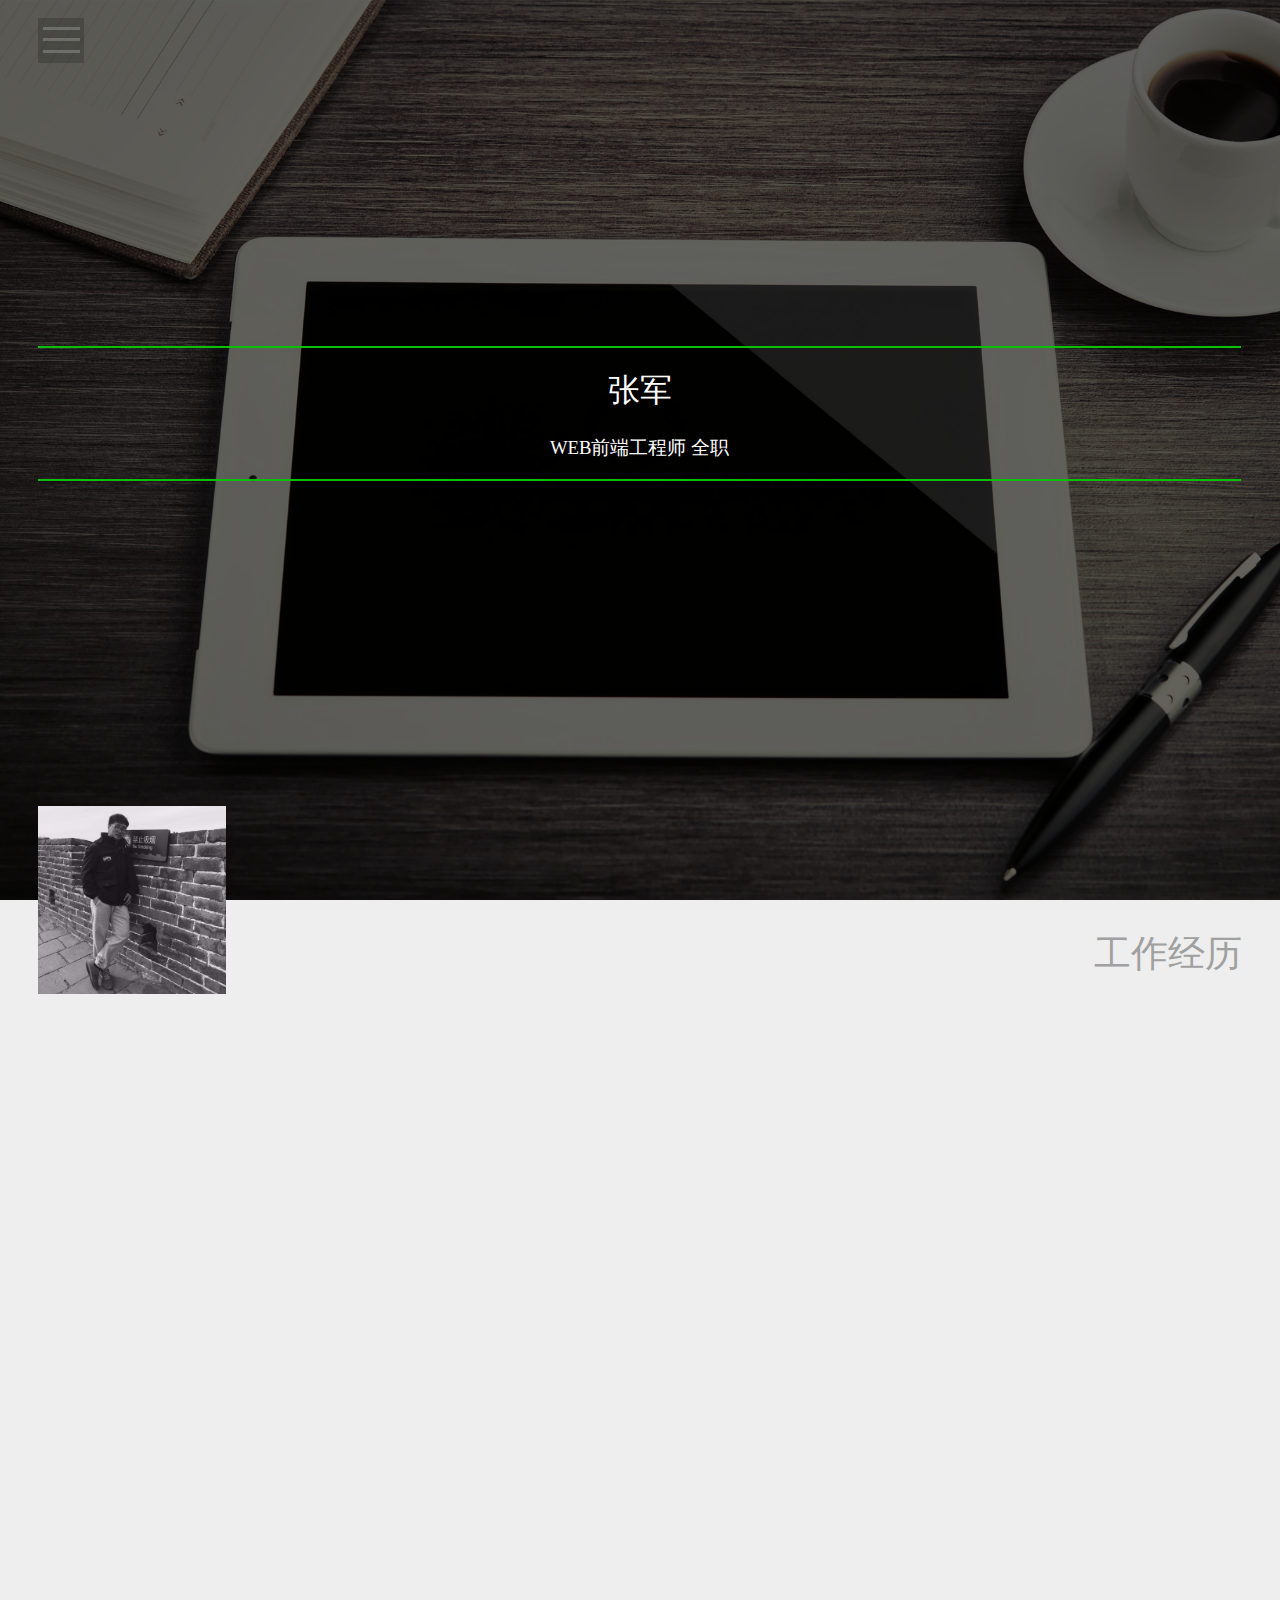
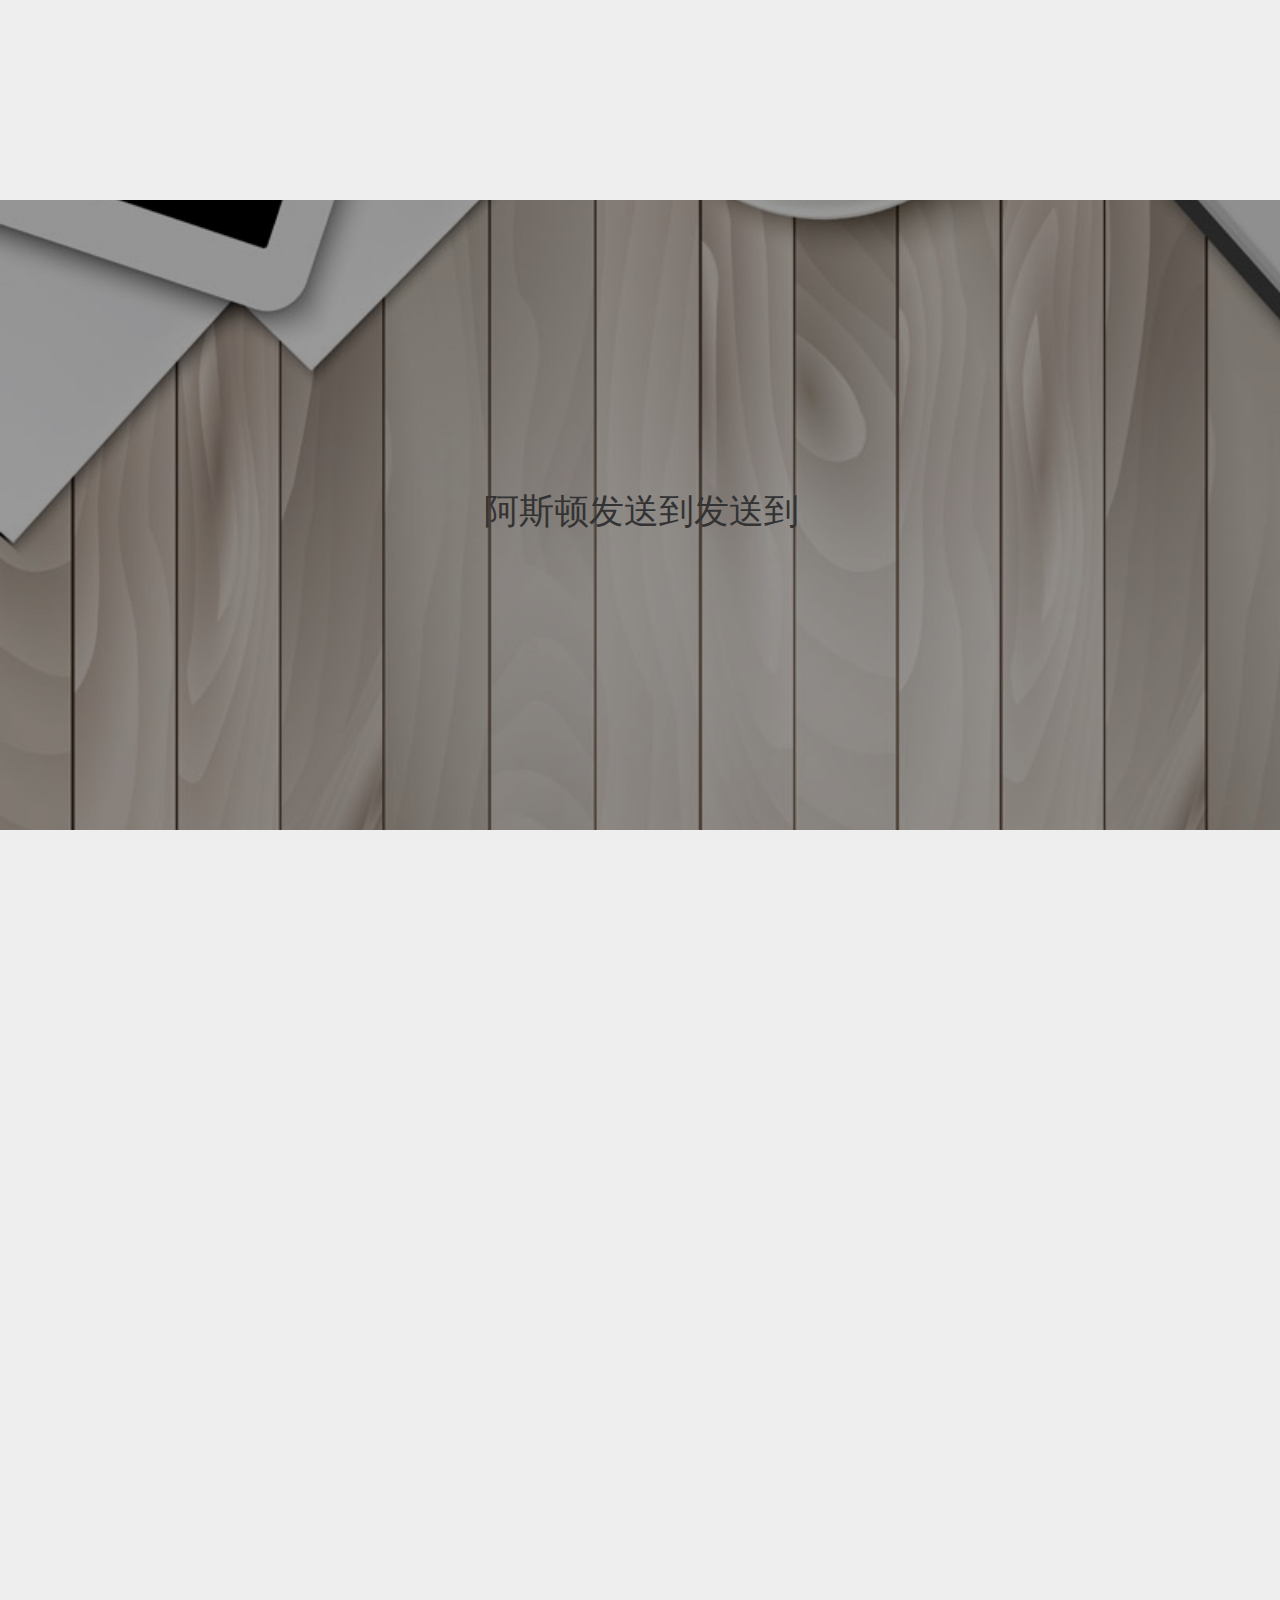
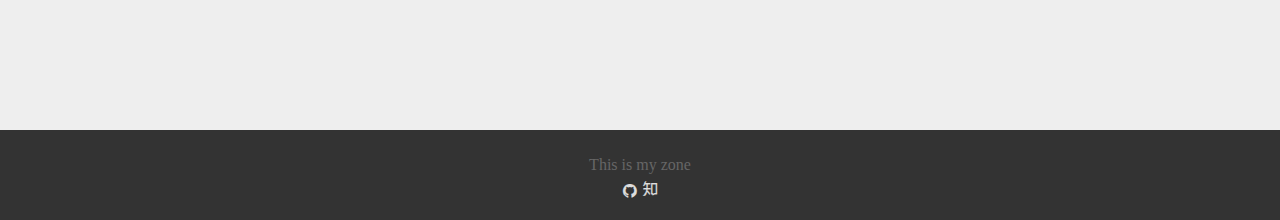
<file: zj-Component/zj_zone/index.html>
<!DOCTYPE html>
<html>
	<head>
		<meta charset="utf-8" />
		<!--<meta name="misapplication-tap-highlight" content="no"/>
		<meta name="HandheldFriendly" content="true"/>
		<meta name="MobileOptimized" content="320"/>-->
		<title>This is my ZONE!</title>
		<link rel="shortcut icon" href="./img/icon/web_code_128px_1179075_easyicon.net.ico" />
		<link rel="stylesheet" type="text/css" href="css/animate.min.css"/>
		<link rel="stylesheet" type="text/css" href="css/index.css"/>
		<link rel="stylesheet" type="text/css" href="iconfonts/iconfont.css"/>
		<script src="js/jquery-2.1.4.min.js"></script>
		<script src="js/index.js"></script>
	</head>
	<body>
		<header class="nab-box">
			<div class="sf-meun-btn"></div>
			<nav class="flexbox">
				<div class="nav-btn nav-hide">首选项<div></div></div>
				<div class="nav-btn nav-hide">产品列表<div></div></div>
				<div class="nav-btn nav-hide">图文欣赏<div></div></div>
				<div class="nav-btn nav-hide" onclick="location='theme.html'">THEME<div></div></div>
			</nav>
		</header>

		<div class="page page-one">
			<div class="content-one">
				<div class="content-one-text">
					<h1 style="font-weight: 400;">张军</h1>
					<h3 style="font-weight: 400;">WEB前端工程师   全职</h3>
				</div>
			</div>
		</div>
		<div class="page page-one-next">
			<div class="my-photo"></div>
			<div class="section-title"> 工作经历</div>
			
		</div>
		<section class="page page-second">
			<div class="page-second-inner"></div>
			<div class="page-second-content">
				阿斯顿发送到发送到
			</div>
		</section>
		<div class="page"></div>
		
		
		
		
		<footer>
			<p>This is my zone</p>
			<p>
				<a href="https://github.com/xueyibokong/xueyibokong" class="iconfont">&#xe600;</a>
				<a href="https://www.zhihu.com/" class="iconfont">&#xe60e;</a>
			</p>
		</footer>
	</body>
</html>
</file>
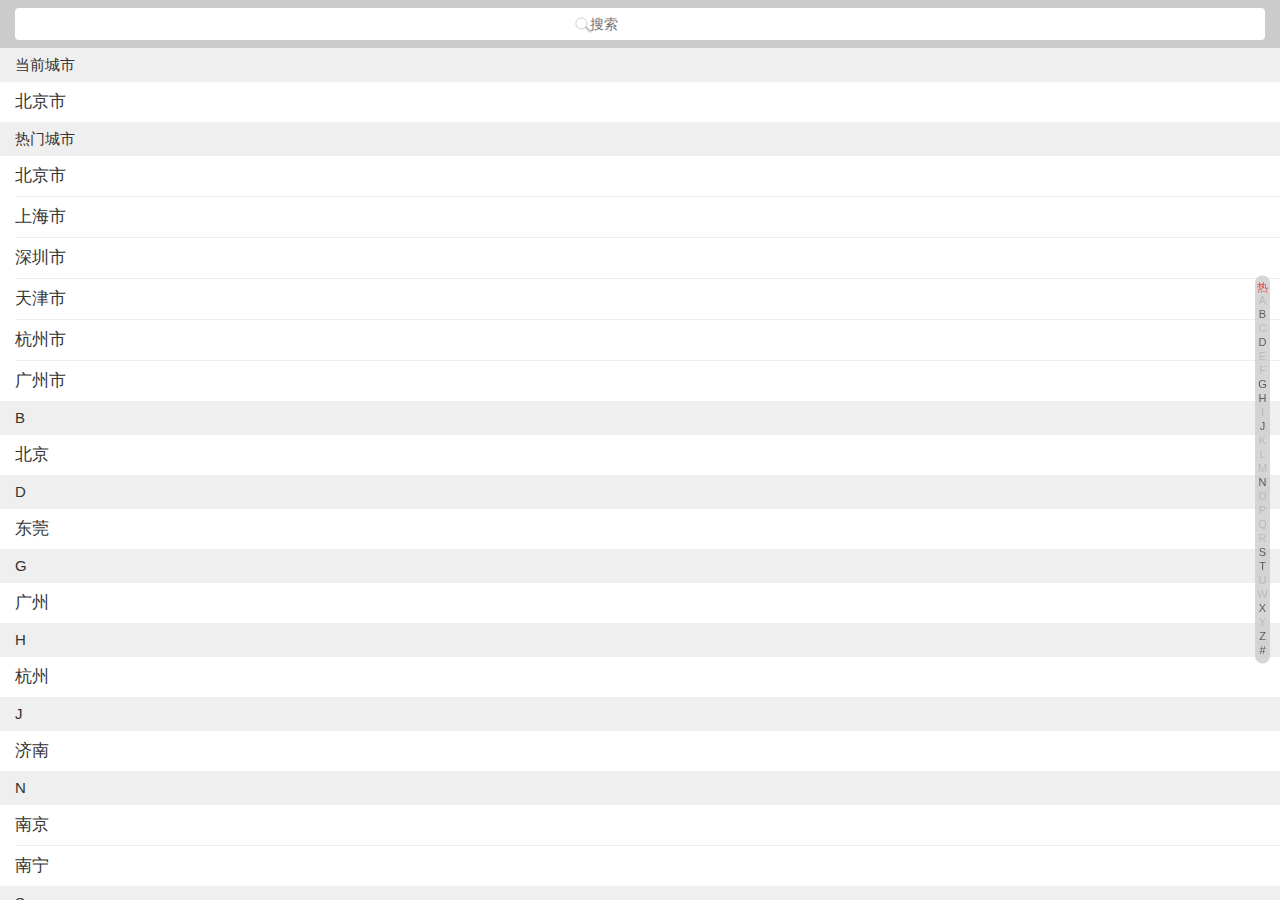
<file: XYBK/example/cityList.html>
<!doctype html>
<html lang="en">
<head>
	<meta charset="UTF-8" />
	<meta name="viewport" content="width=device-width,initial-scale=1.0,maximum-scale=1.0,user-scalable=no"/>
		<meta name="misapplication-tap-highlight" content="no"/>
		<meta name="HandheldFriendly" content="true"/>
		<meta name="MobileOptimized" content="320"/>
	<script src="../js/jquery-2.1.4.min.js"></script>
	<script src="../simdata/cityLisy.js"></script>21
	<script src="../js/opsList.js"></script>
	<link rel="stylesheet" href="../css/opsList.css" />
	<title>城市列表</title>
</head>
<body>
	<section class="zj-ops-list-box">
		<!-- 搜索框 -->
		<div class="zj-ops-search-box">
			<div class="zj-ops-search">
				<div class="zj-search-icon"></div>
				<input class="zj-ops-input" type="text" placeholder="搜索"/>
			</div>
			<button class="zj-search-cancel">取消</button>
		</div>
		<!-- 城市列表容器 -->
		<div class="zj-ops-list">
			<ul class="zj-ops-piece">
				<li>当前城市</li>
				<li data-href="./fixed.html">北京市</li>
			</ul>
			<ul class="zj-ops-piece">
				<li id="re">热门城市</li>
				<li data-href="">北京市</li>
				<li data-href="">上海市</li>
				<li data-href="">深圳市</li>
				<li data-href="">天津市</li>
				<li data-href="">杭州市</li>
				<li data-href="">广州市</li>
			</ul>
		</div>
		<!-- 搜索结果容器 -->
		<div class="zj-search-resulit"></div>
		<!-- 热键 -->
		<div class="zj-target-box">
			<a href="#re" style="color:#EA100B;">热</a>
			<a href="#a">A</a>
			<a href="#b">B</a>
			<a href="#c">C</a>
			<a href="#d">D</a>
			<a href="#e">E</a>
			<a href="#f">F</a>
			<a href="#g">G</a>
			<a href="#h">H</a>
			<a href="#i">I</a>
			<a href="#j">J</a>
			<a href="#k">K</a>
			<a href="#l">L</a>
			<a href="#m">M</a>
			<a href="#n">N</a>
			<a href="#o">O</a>
			<a href="#p">P</a>
			<a href="#q">Q</a>
			<a href="#r">R</a>
			<a href="#s">S</a>
			<a href="#t">T</a>
			<a href="#u">U</a>
			<a href="#w">W</a>
			<a href="#x">X</a>
			<a href="#y">Y</a>
			<a href="#z">Z</a>
			<a href="#z">#</a>
		</div>
		<div class="zj-tost-box">  </div>
	</section>
</body>
</html>
</file>
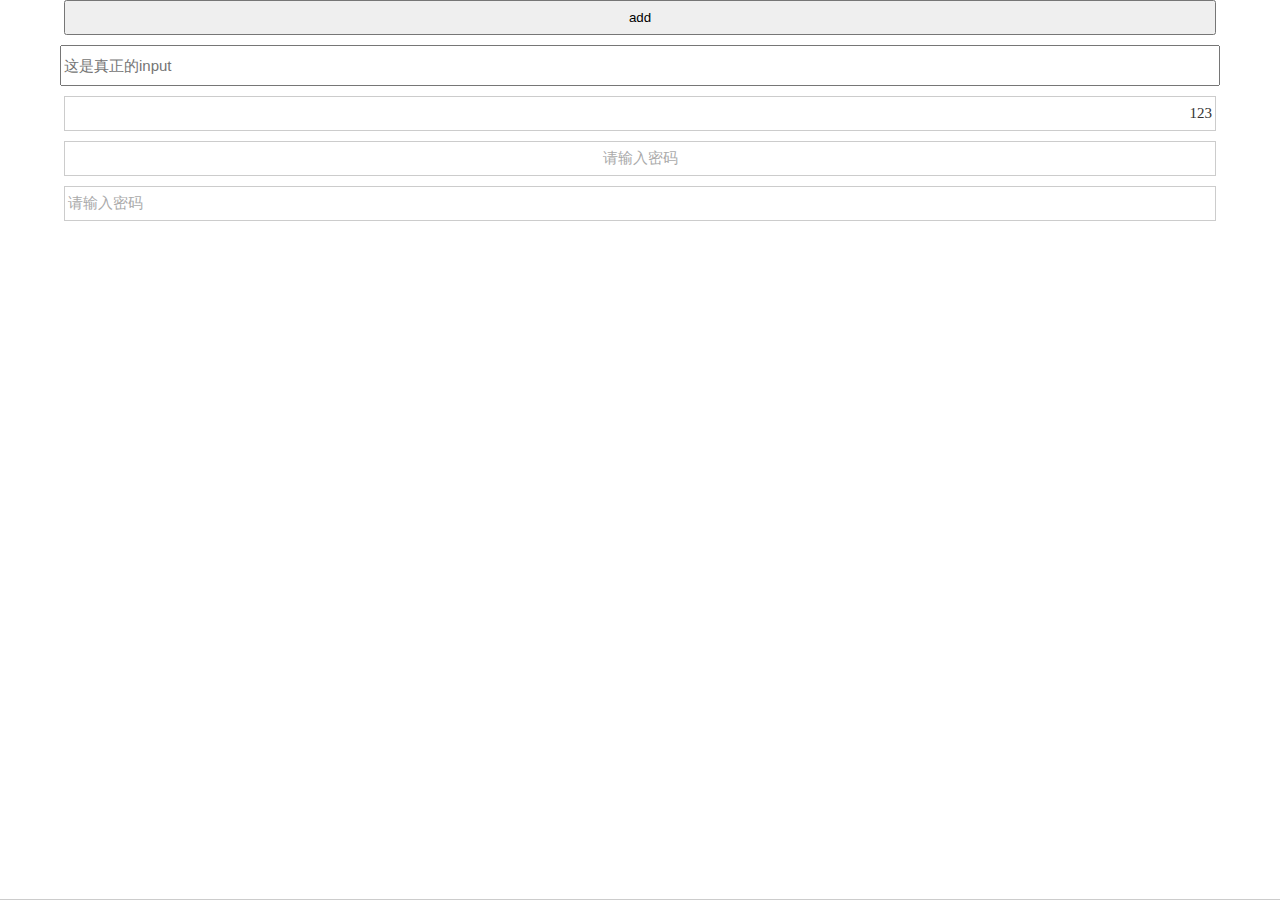
<file: XYBK/example/keyboard.html>
<!DOCTYPE html>
<html>
	<head>
		<meta charset="utf-8">
		<meta name="apple-mobile-web-app-capable" content="yes">	
		<meta name="viewport" content="width=device-width,instial-scale=1.0,max-num-scale=1.0,user-scalable=no,target-densitydpi=medium=dpi">
		<meta name="format-detection" content="telephone=no">
		<title></title>
		<script src="../js/jquery-2.1.4.min.js"></script>
		<script src="../js/keyBoard.js"></script>
		<link rel="stylesheet" type="text/css" href="../css/keyBoard.css"/>
		<style type="text/css">
			[keyboard="keyboard"],input{
				width: 90%;
				height: 35px;
				margin: 10px auto;
				display: block;
				font-size: 15px;
			}
			[keyboard="keyboard"]:nth-of-type(2){
				text-align: center;
			}
			[keyboard="keyboard"]:nth-of-type(1){
				text-align: right;
			}
		</style>
	</head>
	<body> 
		<button id="button" type="button" style="width: 90%;margin:0 auto;display: block;height: 35px;">add</button>
		<input type="text" placeholder="这是真正的input">
		
		
		<div class="moble" keyboard="keyboard" keyboard-type="number" placeholder="请输入手机号" maxlength="11" thevalue="123"></div>
		<div class="pass" keyboard="keyboard" keyboard-type="password" placeholder="请输入密码" maxlength="6"></div>
		
		<div class="aa"></div>
	</body>
</html>
<script type="text/javascript">
$(function(){
	/* 入口方法
	 * 1>> window.keyBoard_ready(function(){
	 * 	     执行方法；
	 * 	   })
	 * 2>> window.keyBoard_ready();
	 * 	   执行方法；
	 * 
	 * */
	window.keyBoard_ready(function(){
		console.log("keyboard init")
	});
		/*
		 * jquery元素获得焦点事件            		 keyBoardFocus
		 * 1>> 没有有参数的时候,该元素获得焦点；
		 * 2>> 有且只有一个参数时（function（）{}），该元素获得焦点时所执行的回调；
		 * 
		 * */
		$(".moble").keyBoardFocus(function(){
			// console.log($(this));
			console.log("获得焦点后的回调");
			console.log($(this).handleValue());
		});
		// alert($(".pass")._isKeyboardInput());
		// alert($(".pass")._isPasswordInput());
		// alert($(".pass")._isNumberInput());
		// $(".aa").keyBoardFocus();
		/*
		 * jquery元素失去焦点事件            		  keyBoardBlur
		 * 1>> 没有有参数的时候,该元素失去焦点；
		 * 2>> 有且只有一个参数时（function（）{}），该元素失去焦点时所执行的回调；
		 * 
		 * */
		$(".moble").keyBoardBlur(function(){
			console.log("失去焦点后的回调");
			console.log($(this).handleValue());
		}); 
		/*
		 * jquery元素内容改变事件            		  keyBoardBlur
		 * 
		 * 1>> 有且只有一个参数（function（a，b）{}），该元素内容改变时所执行的回调；
		 * 	   该回调函数返回两个参数	a ：为当前输入的值；
		 * 					 		b : 为输入框中的值
		 * 
		 * */
		$(".moble").keyValueChange(function(theinput,value){
			console.log(theinput+"--"+value);
		});
		$(".pass").keyValueChange(function(theinput,value){
			console.log(theinput+"--"+value);
			console.log($(this).handleValue());
		})
		/*
		 * jquery元素出始值获取设置            		 inputValue
		 * 
		 * 1>> 没有有参数的时候,返回该元素的value值；
		 * 2>> 有且只有一个参数时（string），则为该元素设置值；
		 * 
		 * */
		// $(".moble").handleValue();
		
		
		 /*
		 * 当键盘done键按下触发的回调函数
		 * 
		 * 1>> 有且只有一个参数时（function（）{}），回调函数返回输入框的值
		 * 
		 * */
   	    $(".pass").send(function(data){
	    	    console.log("这是点击done按钮后的回调函数返回的值"+data);
	    });
		
		/*  新建的输入框方法调用 						newInput
		 * 【为了兼容ios不能为body以上对象click问题，因此动态创建<div keyboard="keyboard">需要用一下方法】
		 * 
		 *  该方法接收一个json对象
		 *  json = {
		 * 		keyboardType   :    "输入框类型", 	【目前仅支持number、password两种】
			 	placeholder    :    "请输入手机号",	【未输入文本前的提示语】
			 	maxlength 	    :	 "12",			【输入文本的长度】
			 	thevalue			:	"1000,00"		【输入框默认值.密码类型不支持】
		 *  }
		 * 
		 */
		var myInput = window.newInput({
			 					 keyboardType   :    "password",
			  					 placeholder    :    "请输入密码",
			  					 maxlength 	    :	 "12",
			  					 thevalue		:	 "1000.00"		//password类型送此字段无用
			                 },"body");
		   myInput.keyBoardFocus(function(){
		   		console.log($(this).handleValue());
		   });
		   myInput.keyBoardBlur(function(){
		   		console.log($(this).handleValue());
		   });
		   myInput.keyValueChange(function(theinput,value){
				console.log(theinput+"--"+value);
		   });
		   
	//	keyBoard 事件	  
	/*
	 *	$.keyBoard.show();键盘呼出
	 *  $.keyBoard.hide();键盘收起
	 * */
	// setTimeout(function(){
		// $.keyBoard.show();
		// setTimeout(function(){
			// $.keyBoard.hide();
		// },1000)
	// },2000)
	
	
	
	
	//   动态添加输入框
	$("#button").click(function(){
		window.newInput({
		 					 keyboardType   :    "number",
		  					 placeholder    :    "请输入手机号",
		  					 maxlength 	    :	 "12",
	  					 	thevalue 		:	 "100000.00"
		                 },"body");
	});
})
</script>
</file>
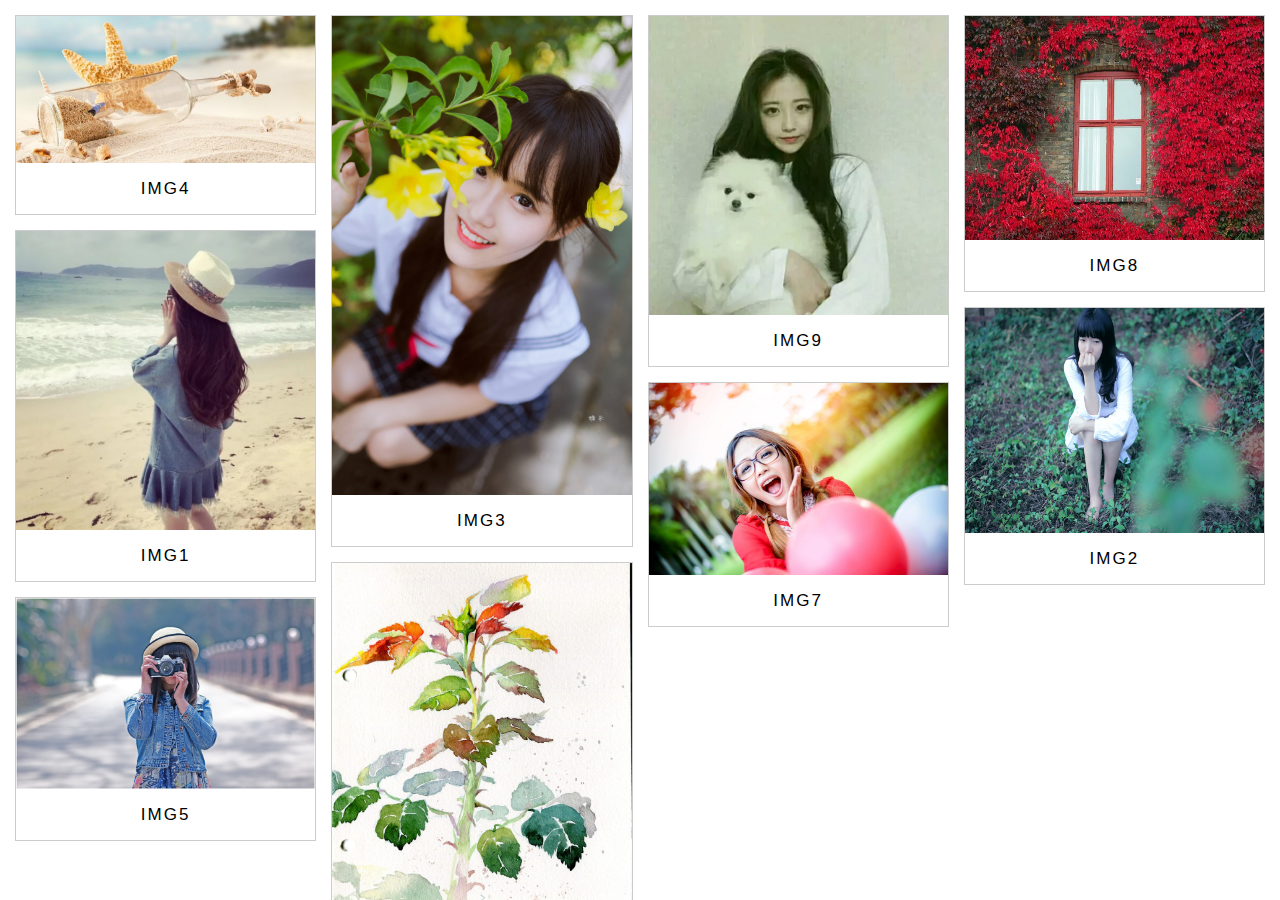
<file: XYBK/example/posWaterfall.html>
<!doctype html>
<html lang="en">
<head>
	<meta charset="UTF-8" />
	<title>Document</title>
	<script src="../js/jquery-2.1.4.min.js"></script>
	<script src="../js/posWaterfall.js"></script>
	<style type="text/css">
		.waterfall,.waterfall>*{
			box-sizing: border-box;
		}
		.waterfall {
			margin: 0 auto;
			width: 100%;
			height: 100%;
			overflow-y: auto;
		}
		.waterfall:after{
			content: "";
			display: block;
			clear: both;
		}
		.waterfall>.column {
			width: 25%;
			float: left;
		}
		.piece{
			margin-top: 15px;
			border: 1px solid #ccc;
		}
	</style>
	<style type="text/css">
		html,body{
			height: 100%;
		}
		body{
			margin: 0;
		}
		.piece{
			background: #fff;
			font-size: 17px;
			text-align: center;
			line-height: 3;
			font-family: arial;
			letter-spacing: 2px;
		}
		.piece>img{
			width: 100%;
			display: block;
		}
		
	</style>
</head>
<body>
	<div class="waterfall">
		
	</div>
</body>
</html>
<script>
	$(function(){
		/*
		 * 通过瀑布流类 new瀑布流对象
		 * 
		 * */
		var waterFallE = new waterfall({
			vessel   : ".waterfall",
			column   : "4",
			space    : "20px",
		})
		console.log(waterFallE);
		
		
		
		waterFallE.scrollAdd(function(){
			$.ajax({
				url:"../simdata/imgUrlData.js",
				type:"GET",
				dataType : "json",
				success : function(data){
					data = data.list;
					data.sort(function(){return Math.random()>0.5?-1:1;}); //数组随机排序
					
					
					/*
					 * 调用瀑布流对象增加元素函数
					 * */
					var option2 = {
						data     : data,
						elements : '<div class="piece">'
									+	'<img src="{uurl}">'
									+	'<span>{name}</span>'
									+'</div>'
					}
					waterFallE.addContent(option2)
				},
				error : function(){
					
				}
			});
		});
		
	
		
	})
</script>
</file>
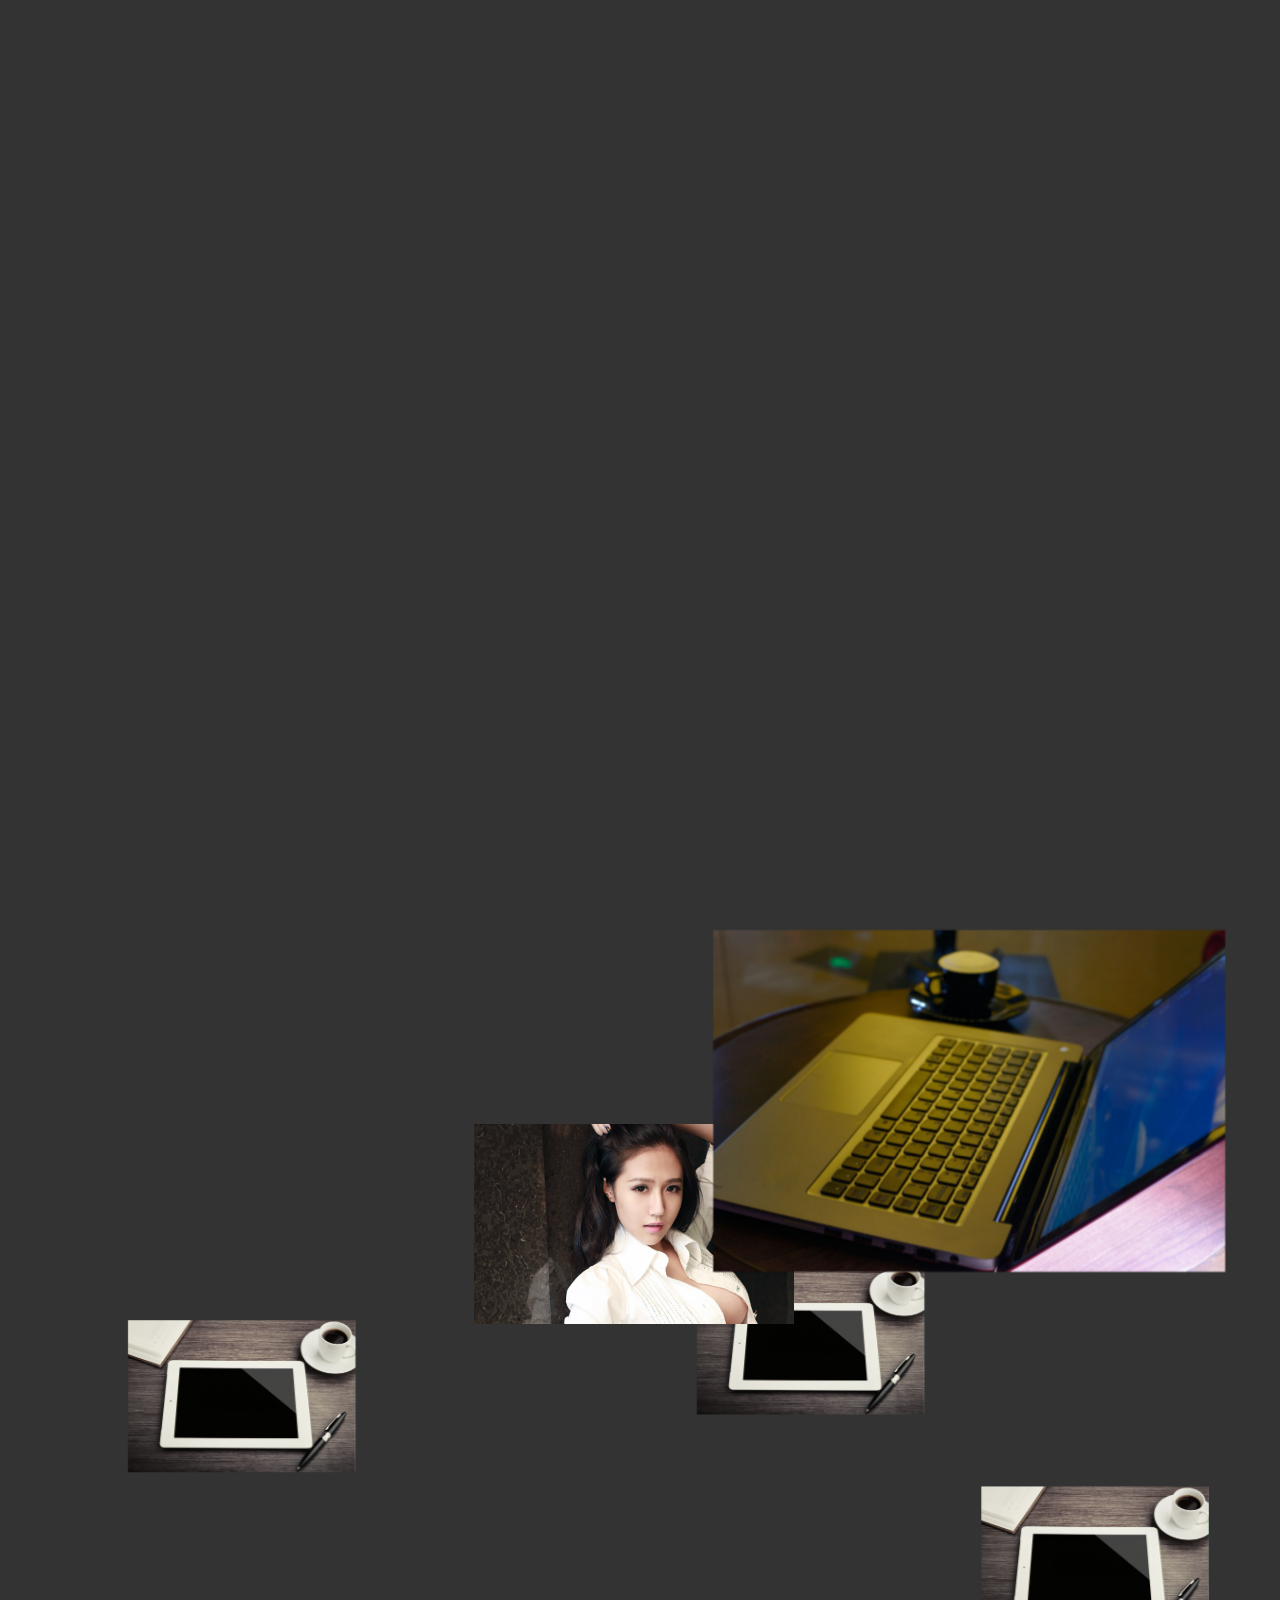
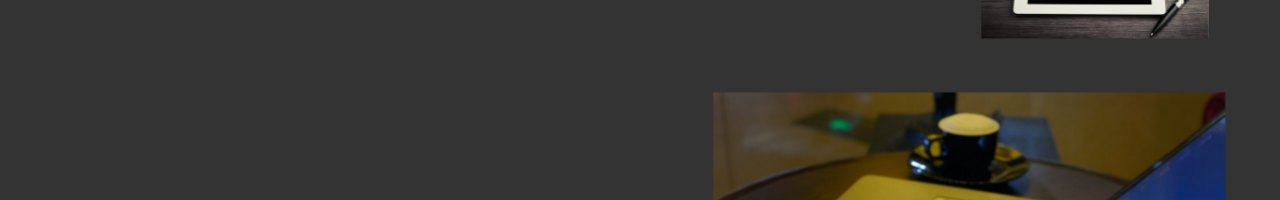
<file: zj-Component/zj_zone/float.html>
<!doctype html>
<html lang="en">
<head>
	<meta charset="UTF-8" />
	<title>浮动</title>
	<script src="js/jquery-2.1.4.min.js"></script>
	<style>
		html,body{
			height: 100%;
		}
		body{
			margin: 0;
			-webkit-perspective:800;
			-moz-perspective:800;
			perspective:800;
			background: #333;
			overflow: hidden;
		}
		.page-div{
			position: relative;
			width: 100%;
			height: 100%;
			transform-style:preserve-3d ;
			transform-origin: 50% 0 0;
			transform: rotateY(0deg);
			-webkit-animation: rotate 14s infinite;
			animation: rotate 14s infinite;
		}
		.page{
			width: 100%;
			height: 100%;
			position: absolute;
			left:0;
			top:0;
			transform-style: preserve-3d;
			transform-origin:50% 0 0;
			overflow-y: scroll;
		}
		.page1{
			/*background:#09C10B;*/
			transform: translateZ(-100px);
		}
		.page2{
			/*background:#9E9E9E;*/
		}
		.page3{
			/*background:#CF4C0D;*/
			transform: translateZ(100px);
		}
		.page>img{
			float: left;
		}
		.page1>img{
			width: 20%;
			margin-left: 5%;
		}
		.page2>img{
			width: 25%;
			margin-left: 6%;
		}
		.page3>img{
			width: 35%;
			margin-left: 10%;
		}
		
		
		
		@-webkit-keyframes rotate{
			from{
				transform : rotateY(0deg)
			}
			80%{
				transform : rotateY(0deg)
			}
			to{
				transform : rotateY(360deg)
			}
		}
		@keyframes rotate{
			from{
				transform : rotateY(0deg)
			}
			80%{
				transform : rotateY(0deg)
			}
			to{
				transform : rotateY(360deg)
			}
		}
	</style>
</head>
<body>
	<div class="page-div">
		<div class="page page1">
			<img src="./img/parallax-img1.jpg" alt="" />
			<img src="./img/parallax-img1.jpg" alt="" />
			<img src="./img/parallax-img1.jpg" alt="" />
			<img src="./img/parallax-img1.jpg" alt="" />
			<img src="./img/parallax-img1.jpg" alt="" />
			<img src="./img/parallax-img1.jpg" alt="" />
			<img src="./img/parallax-img1.jpg" alt="" />
			<img src="./img/parallax-img1.jpg" alt="" />
			<img src="./img/parallax-img1.jpg" alt="" />
			<img src="./img/parallax-img1.jpg" alt="" />
			<img src="./img/parallax-img1.jpg" alt="" />
			<img src="./img/parallax-img1.jpg" alt="" />
			<img src="./img/parallax-img1.jpg" alt="" />
			<img src="./img/parallax-img1.jpg" alt="" />
			<img src="./img/parallax-img1.jpg" alt="" />
			<img src="./img/parallax-img1.jpg" alt="" />
			<img src="./img/parallax-img1.jpg" alt="" />
			<img src="./img/parallax-img1.jpg" alt="" />
			<img src="./img/parallax-img1.jpg" alt="" />
			<img src="./img/parallax-img1.jpg" alt="" />
			<img src="./img/parallax-img1.jpg" alt="" />
			<img src="./img/parallax-img1.jpg" alt="" />
			<img src="./img/parallax-img1.jpg" alt="" />
			<img src="./img/parallax-img1.jpg" alt="" />
			<img src="./img/parallax-img1.jpg" alt="" />
			<img src="./img/parallax-img1.jpg" alt="" />
			<img src="./img/parallax-img1.jpg" alt="" />
			<img src="./img/parallax-img1.jpg" alt="" />
			<img src="./img/parallax-img1.jpg" alt="" />
			<img src="./img/parallax-img1.jpg" alt="" />
			<img src="./img/parallax-img1.jpg" alt="" />
			<img src="./img/parallax-img1.jpg" alt="" />
			<img src="./img/parallax-img1.jpg" alt="" />
			<img src="./img/parallax-img1.jpg" alt="" />
			<img src="./img/parallax-img1.jpg" alt="" />
			<img src="./img/parallax-img1.jpg" alt="" />
			<img src="./img/parallax-img1.jpg" alt="" />
			<img src="./img/parallax-img1.jpg" alt="" />
			<img src="./img/parallax-img1.jpg" alt="" />
			<img src="./img/parallax-img1.jpg" alt="" />
			<img src="./img/parallax-img1.jpg" alt="" />
			<img src="./img/parallax-img1.jpg" alt="" />
			<img src="./img/parallax-img1.jpg" alt="" />
			<img src="./img/parallax-img1.jpg" alt="" />
			<img src="./img/parallax-img1.jpg" alt="" />
			<img src="./img/parallax-img1.jpg" alt="" />
			<img src="./img/parallax-img1.jpg" alt="" />
			<img src="./img/parallax-img1.jpg" alt="" />
			<img src="./img/parallax-img1.jpg" alt="" />
			<img src="./img/parallax-img1.jpg" alt="" />
			<img src="./img/parallax-img1.jpg" alt="" />
			<img src="./img/parallax-img1.jpg" alt="" />
			<img src="./img/parallax-img1.jpg" alt="" />
			<img src="./img/parallax-img1.jpg" alt="" />
			<img src="./img/parallax-img1.jpg" alt="" />
			<img src="./img/parallax-img1.jpg" alt="" />
		</div>
		<div class="page page2">
			<img src="./img/4e30729b38801d5bb894cf4c04a25199.jpg" alt="" />
			<img src="./img/4e30729b38801d5bb894cf4c04a25199.jpg" alt="" />
			<img src="./img/4e30729b38801d5bb894cf4c04a25199.jpg" alt="" />
			<img src="./img/4e30729b38801d5bb894cf4c04a25199.jpg" alt="" />
			<img src="./img/4e30729b38801d5bb894cf4c04a25199.jpg" alt="" />
			<img src="./img/4e30729b38801d5bb894cf4c04a25199.jpg" alt="" />
			<img src="./img/4e30729b38801d5bb894cf4c04a25199.jpg" alt="" />
			<img src="./img/4e30729b38801d5bb894cf4c04a25199.jpg" alt="" />
			<img src="./img/4e30729b38801d5bb894cf4c04a25199.jpg" alt="" />
			<img src="./img/4e30729b38801d5bb894cf4c04a25199.jpg" alt="" />
			<img src="./img/4e30729b38801d5bb894cf4c04a25199.jpg" alt="" />
			<img src="./img/4e30729b38801d5bb894cf4c04a25199.jpg" alt="" />
			<img src="./img/4e30729b38801d5bb894cf4c04a25199.jpg" alt="" />
			<img src="./img/4e30729b38801d5bb894cf4c04a25199.jpg" alt="" />
			<img src="./img/4e30729b38801d5bb894cf4c04a25199.jpg" alt="" />
			<img src="./img/4e30729b38801d5bb894cf4c04a25199.jpg" alt="" />
			<img src="./img/4e30729b38801d5bb894cf4c04a25199.jpg" alt="" />
			<img src="./img/4e30729b38801d5bb894cf4c04a25199.jpg" alt="" />
			<img src="./img/4e30729b38801d5bb894cf4c04a25199.jpg" alt="" />
			<img src="./img/4e30729b38801d5bb894cf4c04a25199.jpg" alt="" />
		</div>
		<div class="page page3">
			<img src="./img/f6c40750b83145f108b2cf475a956205.jpg" alt="" />
			<img src="./img/f6c40750b83145f108b2cf475a956205.jpg" alt="" />
			<img src="./img/f6c40750b83145f108b2cf475a956205.jpg" alt="" />
			<img src="./img/f6c40750b83145f108b2cf475a956205.jpg" alt="" />
			<img src="./img/f6c40750b83145f108b2cf475a956205.jpg" alt="" />
			<img src="./img/f6c40750b83145f108b2cf475a956205.jpg" alt="" />
			<img src="./img/f6c40750b83145f108b2cf475a956205.jpg" alt="" />
			<img src="./img/f6c40750b83145f108b2cf475a956205.jpg" alt="" />
			<img src="./img/f6c40750b83145f108b2cf475a956205.jpg" alt="" />
			<img src="./img/f6c40750b83145f108b2cf475a956205.jpg" alt="" />
			<img src="./img/f6c40750b83145f108b2cf475a956205.jpg" alt="" />
			<img src="./img/f6c40750b83145f108b2cf475a956205.jpg" alt="" />
			<img src="./img/f6c40750b83145f108b2cf475a956205.jpg" alt="" />
			<img src="./img/f6c40750b83145f108b2cf475a956205.jpg" alt="" />
			<img src="./img/f6c40750b83145f108b2cf475a956205.jpg" alt="" />
			<img src="./img/f6c40750b83145f108b2cf475a956205.jpg" alt="" />
			<img src="./img/f6c40750b83145f108b2cf475a956205.jpg" alt="" />
			<img src="./img/f6c40750b83145f108b2cf475a956205.jpg" alt="" />
			<img src="./img/f6c40750b83145f108b2cf475a956205.jpg" alt="" />
			<img src="./img/f6c40750b83145f108b2cf475a956205.jpg" alt="" />
		</div>
	</div>
	
</body>
</html>
<script>
	$(function(){
		var speed = 0.1;
		$(".page").each(function(index,obj){
			setInterval(function(){
				obj.theTop = $(obj).scrollTop();
				$(obj).scrollTop((obj.theTop + (speed*index/10+1)));
			},1000/60);
		}).css({
			"padding-top":function(){
				return $("body").height()+"px"
			}
		});
		$(".page>img").css({
			"margin-top":function(){
				this.num =  Math.random();
				return this.num*100+"%"
			}
		});
	})
</script>
</file>
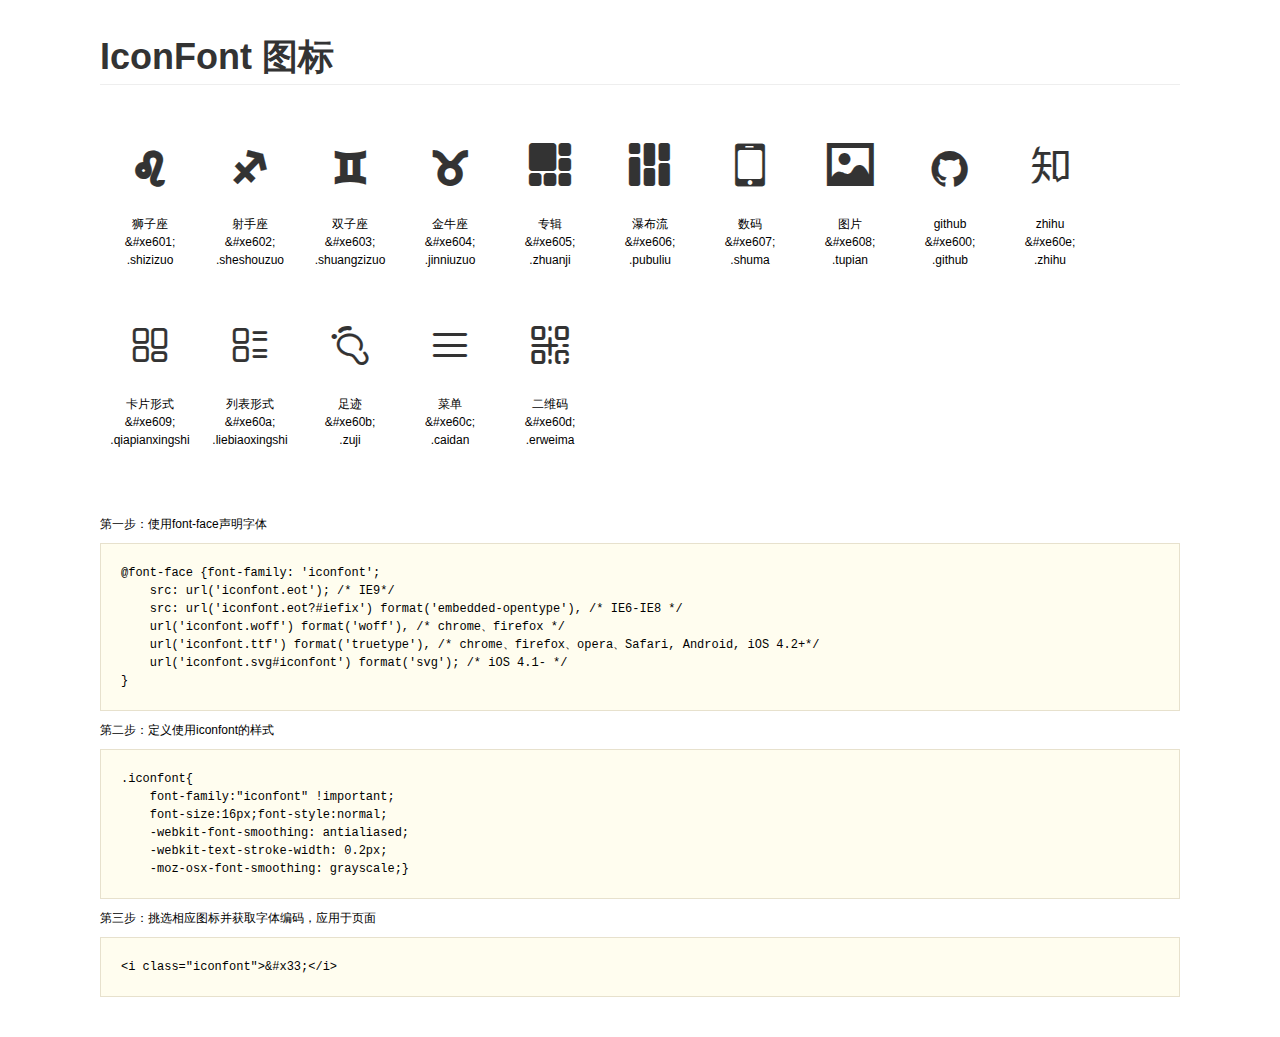
<file: zj-Component/zj_zone/iconfonts/demo.html>
<!DOCTYPE html>
<html>
<head>
    <meta charset="utf-8"/>
    <title>IconFont</title>
    <link rel="stylesheet" href="demo.css">
    <link rel="stylesheet" href="iconfont.css">
</head>
<body>
    <div class="main">
        <h1>IconFont 图标</h1>
        <ul class="icon_lists clear">
            
                <li>
                <i class="icon iconfont">&#xe601;</i>
                    <div class="name">狮子座</div>
                    <div class="code">&amp;#xe601;</div>
                    <div class="fontclass">.shizizuo</div>
                </li>
            
                <li>
                <i class="icon iconfont">&#xe602;</i>
                    <div class="name">射手座</div>
                    <div class="code">&amp;#xe602;</div>
                    <div class="fontclass">.sheshouzuo</div>
                </li>
            
                <li>
                <i class="icon iconfont">&#xe603;</i>
                    <div class="name">双子座</div>
                    <div class="code">&amp;#xe603;</div>
                    <div class="fontclass">.shuangzizuo</div>
                </li>
            
                <li>
                <i class="icon iconfont">&#xe604;</i>
                    <div class="name">金牛座</div>
                    <div class="code">&amp;#xe604;</div>
                    <div class="fontclass">.jinniuzuo</div>
                </li>
            
                <li>
                <i class="icon iconfont">&#xe605;</i>
                    <div class="name">专辑</div>
                    <div class="code">&amp;#xe605;</div>
                    <div class="fontclass">.zhuanji</div>
                </li>
            
                <li>
                <i class="icon iconfont">&#xe606;</i>
                    <div class="name">瀑布流</div>
                    <div class="code">&amp;#xe606;</div>
                    <div class="fontclass">.pubuliu</div>
                </li>
            
                <li>
                <i class="icon iconfont">&#xe607;</i>
                    <div class="name">数码</div>
                    <div class="code">&amp;#xe607;</div>
                    <div class="fontclass">.shuma</div>
                </li>
            
                <li>
                <i class="icon iconfont">&#xe608;</i>
                    <div class="name">图片</div>
                    <div class="code">&amp;#xe608;</div>
                    <div class="fontclass">.tupian</div>
                </li>
            
                <li>
                <i class="icon iconfont">&#xe600;</i>
                    <div class="name">github</div>
                    <div class="code">&amp;#xe600;</div>
                    <div class="fontclass">.github</div>
                </li>
            
                <li>
                <i class="icon iconfont">&#xe60e;</i>
                    <div class="name">zhihu</div>
                    <div class="code">&amp;#xe60e;</div>
                    <div class="fontclass">.zhihu</div>
                </li>
            
                <li>
                <i class="icon iconfont">&#xe609;</i>
                    <div class="name">卡片形式</div>
                    <div class="code">&amp;#xe609;</div>
                    <div class="fontclass">.qiapianxingshi</div>
                </li>
            
                <li>
                <i class="icon iconfont">&#xe60a;</i>
                    <div class="name">列表形式</div>
                    <div class="code">&amp;#xe60a;</div>
                    <div class="fontclass">.liebiaoxingshi</div>
                </li>
            
                <li>
                <i class="icon iconfont">&#xe60b;</i>
                    <div class="name">足迹</div>
                    <div class="code">&amp;#xe60b;</div>
                    <div class="fontclass">.zuji</div>
                </li>
            
                <li>
                <i class="icon iconfont">&#xe60c;</i>
                    <div class="name">菜单</div>
                    <div class="code">&amp;#xe60c;</div>
                    <div class="fontclass">.caidan</div>
                </li>
            
                <li>
                <i class="icon iconfont">&#xe60d;</i>
                    <div class="name">二维码</div>
                    <div class="code">&amp;#xe60d;</div>
                    <div class="fontclass">.erweima</div>
                </li>
            
        </ul>


        <div class="helps">
            第一步：使用font-face声明字体
            <pre>
@font-face {font-family: 'iconfont';
    src: url('iconfont.eot'); /* IE9*/
    src: url('iconfont.eot?#iefix') format('embedded-opentype'), /* IE6-IE8 */
    url('iconfont.woff') format('woff'), /* chrome、firefox */
    url('iconfont.ttf') format('truetype'), /* chrome、firefox、opera、Safari, Android, iOS 4.2+*/
    url('iconfont.svg#iconfont') format('svg'); /* iOS 4.1- */
}
</pre>
第二步：定义使用iconfont的样式
            <pre>
.iconfont{
    font-family:"iconfont" !important;
    font-size:16px;font-style:normal;
    -webkit-font-smoothing: antialiased;
    -webkit-text-stroke-width: 0.2px;
    -moz-osx-font-smoothing: grayscale;}
</pre>
第三步：挑选相应图标并获取字体编码，应用于页面
<pre>
&lt;i class="iconfont"&gt;&amp;#x33;&lt;/i&gt;
</pre>
        </div>

    </div>
</body>
</html>
</file>
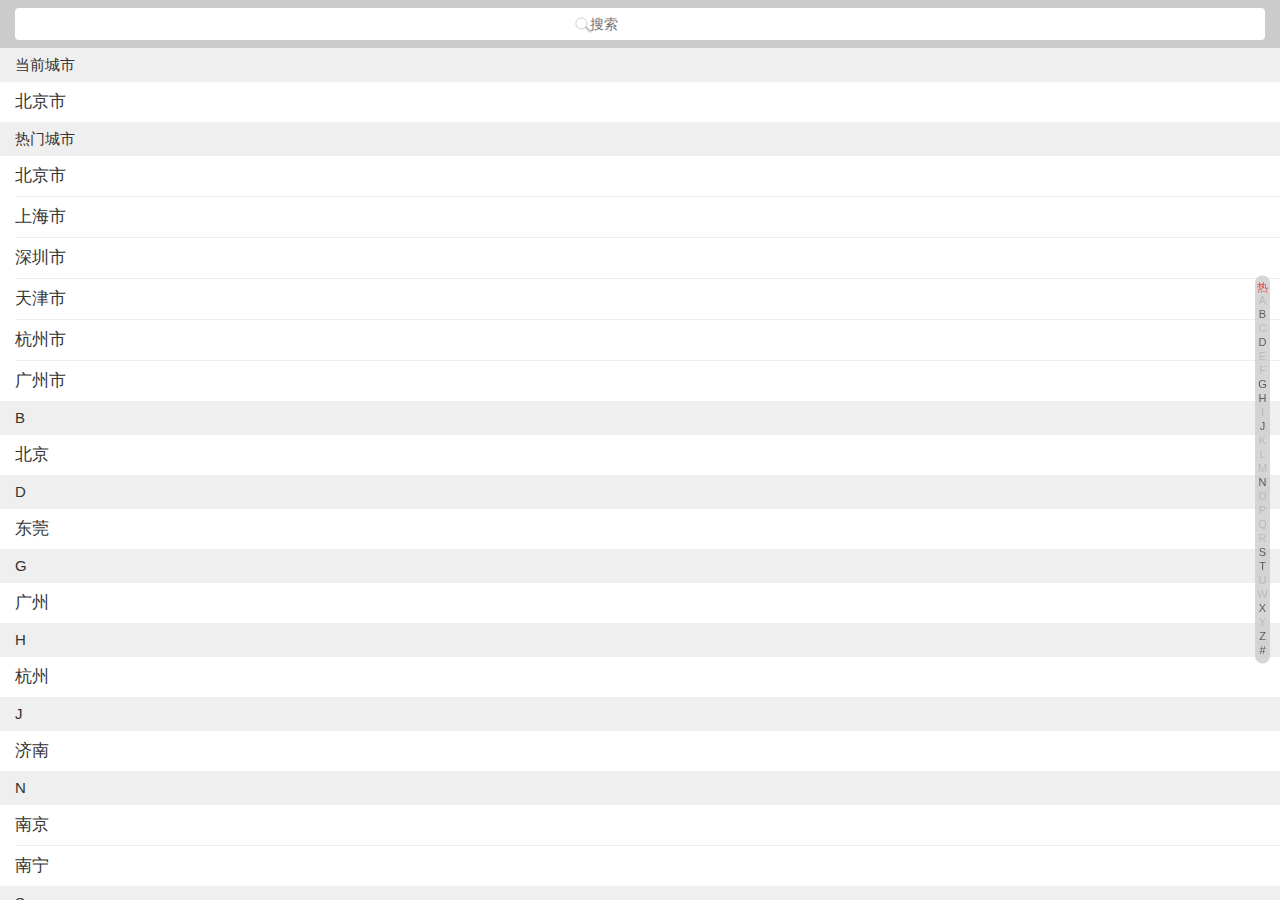
<file: zj-Component/CittyList/original/html/cityListOriginal.html>
<!doctype html>
<html lang="en">
<head>
	<meta charset="UTF-8" />
	<meta name="viewport" content="width=device-width,initial-scale=1.0,maximum-scale=1.0,user-scalable=no"/>
		<meta name="misapplication-tap-highlight" content="no"/>
		<meta name="HandheldFriendly" content="true"/>
		<meta name="MobileOptimized" content="320"/>
	<script src="../js/libex/jquery-2.1.4.min.js"></script>
	<script src="../js/libex/cityListData.js"></script>
	<script src="../js/libex/opsList.js"></script>
	<link rel="stylesheet" href="../css/opsList.css" />
	<title>城市列表</title>
</head>
<body>
	<section class="zj-ops-list-box">
		<!-- 搜索框 -->
		<div class="zj-ops-search-box">
			<div class="zj-ops-search">
				<div class="zj-search-icon"></div>
				<input class="zj-ops-input" type="text" placeholder="搜索"/>
			</div>
			<button class="zj-search-cancel">取消</button>
		</div>
		<!-- 城市列表容器 -->
		<div class="zj-ops-list">
			<ul class="zj-ops-piece">
				<li>当前城市</li>
				<li data-href="./fixed.html">北京市</li>
			</ul>
			<ul class="zj-ops-piece">
				<li id="re">热门城市</li>
				<li data-href="">北京市</li>
				<li data-href="">上海市</li>
				<li data-href="">深圳市</li>
				<li data-href="">天津市</li>
				<li data-href="">杭州市</li>
				<li data-href="">广州市</li>
			</ul>
		</div>
		<!-- 搜索结果容器 -->
		<div class="zj-search-resulit"></div>
		<!-- 热键 -->
		<div class="zj-target-box">
			<a href="#re" style="color:#EA100B;">热</a>
			<a href="#a">A</a>
			<a href="#b">B</a>
			<a href="#c">C</a>
			<a href="#d">D</a>
			<a href="#e">E</a>
			<a href="#f">F</a>
			<a href="#g">G</a>
			<a href="#h">H</a>
			<a href="#i">I</a>
			<a href="#j">J</a>
			<a href="#k">K</a>
			<a href="#l">L</a>
			<a href="#m">M</a>
			<a href="#n">N</a>
			<a href="#o">O</a>
			<a href="#p">P</a>
			<a href="#q">Q</a>
			<a href="#r">R</a>
			<a href="#s">S</a>
			<a href="#t">T</a>
			<a href="#u">U</a>
			<a href="#w">W</a>
			<a href="#x">X</a>
			<a href="#y">Y</a>
			<a href="#z">Z</a>
			<a href="#z">#</a>
		</div>
		<div class="zj-tost-box">  </div>
	</section>
</body>
</html>
</file>
<file: zj-Component/zj_zone/css/index.css>
html,body{
	font-family:"微软雅黑" arial;
	padding: 0;
	margin: 0;
	height: 100%;
    color: #333333;
}
*{
	box-sizing: border-box;
	-webkit-user-select: none;					/*此属性用于消除webkit内核浏览器点击事件造成文本选中*/
	-moz-user-select: none;
	-ms-user-select: none;
	-webkit-tap-highlight-color: rgba(0,0,0,0);	/*此属性用于消除webkit内核浏览器点击事件造成的元素虚影*/
}
a{
	text-decoration: none;
	color: #333333;
}
p{
	margin: 0;
}
.page{
	height: 100%;
	background: #eee;
	position: relative;
}

/***
 * nav正文开始
 * 
 ***/
.flexbox{
	display: -moz-box;  			/* Firefox */ 
	display: -ms-flexbox;    	/* IE10 */ 
	display: -webkit-box;    	/* Safari */  
	display: -webkit-flex;    	/* Chrome, WebKit */ 
	display: box;  
	display: flexbox;  
	display: flex;
}
/*----------------平分宽度------------------*/
.flexbox>*{					
	-ms-flexbox:1;
	-moz-box:1;
	-webkit-box:1;
	-webkit-flex:1;
	flexBox:1;
	box:1;
	flex: 1;
}
/*--导航条--*/
.nab-box{
	width: 94%;
	position: fixed;
	z-index: 990;
	top:18px;
	left:3%;
}
nav{
	padding-left: 56px;
	height:45px;
	/*background: #fff;*/
}
.nav-btn{
	height:100%;
	text-align: center;
	line-height: 45px;
	margin-left: 1px;
	background: rgba(0,0,0,0.71);
	cursor: pointer;
	color: #A7A7A7;
	-webkit-transition:all 1s cubic-bezier(0.15, 1.1, 0.07, 1);
	transition:all 1s cubic-bezier(0.15, 1.1, 0.07, 1);
	perspective:10000;
	transform-style: preserve-3d;
	transform-origin:bottom;
	transform: translateZ(45px);
	position: relative;
	left: 0;
}
.nav-btn.nav-hide:nth-of-type(1){
	left: -100%;
}
.nav-btn.nav-hide:nth-of-type(2){
	left: -200%;
}
.nav-btn.nav-hide:nth-of-type(3){
	left: -300%;
}
.nav-btn.nav-hide:nth-of-type(4){
	left: -400%;
}
.nav-btn:nth-last-child(1){
	border:none;
}
.nav-btn>div{
	width: 100%;
	height:100%;
	background: rgba(0,0,0,1);
	color:#fff;
	position: relative;
	top:-200%;
	left:0;
	transform-style: preserve-3d;
	transform-origin: bottom;
	transform: rotateX(90deg);
}
.nav-btn:active{
	color:#fff;
	background: rgba(0,0,0,0.6);
}
/* 1、meun【菜单】
 * 
 * .sf-meun-btn
 * */
.sf-meun-btn{
	width:46px;
	height: 100%;
	background: rgba(0,0,0,.6);
	position: absolute;
    left: 0;
    top: 0;
    opacity: .3;
    -webkit-transition: all .3s ease-in; 
    transition: all .3s ease-in; 
}
.sf-meun-btn:before,.sf-meun-btn:after{
	display:block;
	content: "";
	width: 80%;
	height: 32%;
	border-top: 3px solid #9E9E9E;
	border-bottom: 3px solid #9E9E9E;
	position: absolute;
	top:20%;
	left:10%;
	-webkit-transition: all .3s ease-in;
	transition: all .3s ease-in; 
	box-sizing: border-box;
}
.sf-meun-btn:after{
	top:70%;
	border-bottom: 0px;
}	
.sf-meun-btn.sf-meun-btn-down:after{
	border-top: 3px solid #CF4C0D;
	transform: rotate(-45deg);
	top: 45%;
    left: 18%;
}
.sf-meun-btn.sf-meun-btn-down:before{
	transform: rotate(45deg);
	border-top: 3px solid #CF4C0D;
	border-bottom:3px solid rgba(0,0,0,0);
	height: 0;
	top:45%;
	left: 10%;
}
/*
 * frist page
 * */
.page-one{
	background-color: #ccc;
	background-image: url(../img/parallax-img1.jpg);
	background-size: cover;
	background-attachment: fixed;
	height: 100%;
}
.content-one{
	width:100%;
	height: 100%;
	display: inline-block;
	vertical-align: middle;
	background: rgba(0,0,0,.6);
	color: #fff;
	text-align: center;
}
.content-one:before{
	display: inline-block;
	content: "";
	height: 100%;
	width: 0px;
	margin-left: -5px;
	vertical-align: middle;
}
.content-one-text{
	width: 94%;
	display: inline-block;
	border-top:2px solid #09C10B;
	border-bottom:2px solid #09C10B;
}
/*
 * first page next
 * */
.page-one-next{
	height: 100%;
}
.my-photo{
	width: 188px;
	height:188px;
	background: #eee;
	position: relative;
	left:3%;
	transform: translateY(-50%);
	overflow: hidden;
	background: url(../img/IMG_0711.jpg) no-repeat;
	background-size:cover;
	background-position: 0px -55px;
}
.section-title{
	width: 100%;
	height: 3rem;
	font-size: 2.3rem;
	line-height: 3rem;	
	text-align: right;
	color: #A0A0A0;
    position: absolute;
    right: 3%;
    top: 30px;
}
/*
 *	second page
 * */
.page-second{
	height: 70%;
	overflow: hidden;
	position: relative;
	left: 0;
	top: 0;
}
.page-second-inner{
	width: 100%;
	height: 180%;
	background-color: #ccc;
	background-image: url(../img/6e9458e225d88e5b747dc7ef609e6715.jpg);
	background-size: cover;
	position:absolute;
	left:0;
	top:-50%; 
}
.page-second-content{
	position: absolute;
	left: 0;
	right: 0;
	top: 0;
	bottom: 0;
	background: rgba(0,0,0,.4);
	z-index: 7;
	text-align: center;
	font-size: 35px;
}
.page-second-content:before{
	display: inline-block;
	content: "";
	height: 100%;
	width: 0px;
	margin-left: -5px;
	vertical-align: middle;
}
footer{
	height: 90px;
	background: #333333;
	text-align: center;
	color: #666;
	padding-top: 23px;
}
footer a{
	color: #ddd;
}
footer>p{
	line-height: 24px;
}
</file>
<file: zj-Component/zj_zone/iconfonts/iconfont.css>
@font-face {font-family: "iconfont";
  src: url('iconfont.eot?t=1471346612'); /* IE9*/
  src: url('iconfont.eot?t=1471346612#iefix') format('embedded-opentype'), /* IE6-IE8 */
  url('iconfont.woff?t=1471346612') format('woff'), /* chrome, firefox */
  url('iconfont.ttf?t=1471346612') format('truetype'), /* chrome, firefox, opera, Safari, Android, iOS 4.2+*/
  url('iconfont.svg?t=1471346612#iconfont') format('svg'); /* iOS 4.1- */
}

.iconfont {
  font-family:"iconfont" !important;
  font-size:16px;
  font-style:normal;
  -webkit-font-smoothing: antialiased;
  -webkit-text-stroke-width: 0.2px;
  -moz-osx-font-smoothing: grayscale;
}
.icon-shizizuo:before { content: "\e601"; }
.icon-sheshouzuo:before { content: "\e602"; }
.icon-shuangzizuo:before { content: "\e603"; }
.icon-jinniuzuo:before { content: "\e604"; }
.icon-zhuanji:before { content: "\e605"; }
.icon-pubuliu:before { content: "\e606"; }
.icon-shuma:before { content: "\e607"; }
.icon-tupian:before { content: "\e608"; }
.icon-github:before { content: "\e600"; }
.icon-zhihu:before { content: "\e60e"; }
.icon-qiapianxingshi:before { content: "\e609"; }
.icon-liebiaoxingshi:before { content: "\e60a"; }
.icon-zuji:before { content: "\e60b"; }
.icon-caidan:before { content: "\e60c"; }
.icon-erweima:before { content: "\e60d"; }
</file>
<file: XYBK/css/opsList.css>
body{
		margin: 0;
		color:#333;
		font-family: 'Helvetica Neue', Helvetica, sans-serif;
	}
	ul{
		list-style: none;margin:0;padding: 0;
	}
	p{
		padding: 0;
	}
	img{
		border: none;
	}
	*{
		box-sizing: border-box;
		-webkit-user-select: none;					/*此属性用于消除webkit内核浏览器点击事件造成文本选中*/
		-moz-user-select: none;
		-ms-user-select: none;
		-webkit-tap-highlight-color: rgba(0,0,0,0);	/*此属性用于消除webkit内核浏览器点击事件造成的元素虚影*/
		outline: none;
	}
	button{
		border: none;
		padding: 0;
		background: #d94c4f;
		color: #fff;
		border-radius: 4px;
		text-align: center;
	}
	/**
	 * 搜索框UI
	 *
	 */
	.zj-ops-list-box{
		/*This is a big box.*/
		position:absolute;
		top: 0;
		left: 0;
		right: 0;
		bottom: 0;
		background: #fff;
		overflow: auto;
		padding-top:48px;
		z-index: 100;
	}
	.zj-ops-search-box{
		/*This is ops search box*/
		width: 100%;
		padding: 8px 15px;
		background: #ccc;
		overflow: hidden;
		position: fixed;
		top: 0;
		left: 0;
		z-index: 200;
	}
	.zj-ops-search{
		width: 100%;
		height: 100%;
		position: relative;
		float: left;
		-webkit-transition: all .3s;
		transition: all .3s;
	}
	.zj-ops-input{
		/*This is ops search input*/
		width: 100%;
		height: 32px;
		border:none;
		border-radius: 4px;
		font-size: 14px;
		padding-left: 46%;
		-webkit-transition:padding .3s;
		transition: padding .3s;
		-webkit-user-select: auto;					/*此属性用于消除webkit内核浏览器点击事件造成文本选中,input输出会有失去焦点的兼容性问题*/
		-moz-user-select: auto;
		-ms-user-select: auto;
	}
	.zj-search-icon{
		/*This is ops search icon*/
		position: absolute;
		top:50%;
		left: 48%;
		-webkit-transform: translateY(-55%) translateX(-330%);
		transform: translateY(-55%) translateX(-330%);
		-webkit-transition: all .3s;
		transition: all .3s;
	}
	.zj-search-icon:before{
		content: "";
		display: block;
		width: 10px;
		height: 10px;
		border:1px solid #ccc;
		border-radius: 50%;
	}
	.zj-search-icon:after{
		content: "";
		display: block;
		width: 8px;
		border-bottom:3px solid #CCCCCC;
		position: absolute;
		bottom: 1px;
		right: 2px;
		-webkit-transform-origin: right;
		-webkit-transform: rotate(-137deg);
		transform-origin: right;
		transform: rotate(-137deg);
		border-radius: 3px 0 0 3px;
	}
	.zj-search-cancel{
		/*This is a cancel button*/
		height: 32px;
		width: 11%;
		position: absolute;
		top: 8px;
		right: -11%;
		-webkit-transition: all .3s;
		transition: all .3s;
		overflow: hidden;
		background: none;
		color: #d94c4f;
		font-size: 15px;
	}
	/**
	 * opsion列表UI
	 *
	 */
	.zj-ops-list{
		-webkit-transition:all .3s;
		transition:all .3s;
		height: 100%;
    		overflow: auto;
	}
	.zj-ops-piece>li{
		margin-left: 15px;
		background-color:#fff;
		line-height: 40px;
		font-size: 17px;
		border-top:1px solid #eee;
	}
	.zj-ops-piece>li:nth-of-type(1){
		margin-left: 0;
		padding-left:15px;
		background:#efefef;
		font-size: 15px;
		line-height: 34px;
	}
	.zj-ops-piece>li:nth-of-type(1),.zj-ops-piece>li:nth-of-type(2){
		border:none;
	}
	/**
	 * 搜索结果UI
	 *
	 */
	.zj-search-resulit{
		position:absolute;
		left:0;
		top:48px;
		right: 0;
		bottom: 0;
		width: 100%;
		min-height:20px;
		display: none;
		font-size: 17px;
	}
	.zj-search-resulit:empty{
		background: rgba(0,0,0,.1);
	}
	.zj-search-resulit>ul{
		background: #fff;
	}
	.zj-search-resulit li{
		margin-left: 15px;
		background-color:#fff;
		line-height: 40px;
		border-top:1px solid #eee;
	}
	.zj-search-resulit li:nth-of-type(1){
		border:none;
	}
	/*
	 *	跳转头侧导航条
	 * 
	 * */
	.zj-target-box{
		width: 15px;
		position: fixed;
		right: 10px;
		top: 50%;
		z-index: 199;
		-webkit-transform: translateY(-45%);
		transform: translateY(-45%);
		border-radius: 8px;
		background:#ccc;
		opacity: .8;
		padding: 5px 0 5px 0;
	}
	.zj-target-box>a{
		float:left;
		width: 100%;
		font-size: 11px;
		height:14px;
		color:#ABABAB;
		text-align: center;
		text-decoration: none;
	}
	.zj-tost-box{
		position: fixed;
		top:50%;
		left:50%;
		-webkit-transform: translateY(-50%) translateX(-50%);
		transform: translateY(-50%) translateX(-50%);
		z-index: 201;
		width: 50px;
		height: 50px;
		border-radius: 50%;
		background: rgba(0,0,0,.5);
		text-align: center;
		line-height: 50px;
		color: #fff;
		font-size: 26px;
		display: none;
	}
	/*@media all and (orientation : landscape) { 
		//横屏:landscape    竖屏portrait
		.zj-target-box{
			width: 30px;
			border-radius: 15px;
		}
		.zj-target-box>a{
			width: 50%;
			border-right: 1px solid #999;
		}
		.zj-target-box>a:nth-of-type(2n){
			border:none;
		}
	} */
	@media only screen and (max-height: 490px) {
		.zj-target-box{
			width: 30px;
			border-radius: 15px;
		}
		.zj-target-box>a{
			width: 50%;
			border-right: 1px solid #999;
		}
		.zj-target-box>a:nth-of-type(2n){
			border:none;
		}
	}
	.zj-ops-piece>li:target{
		/* 利用target伪类选择器选择到li中被target住的元素 */
		-webkit-animation: .7s shan linear;
		animation: .7s shan linear;
	}
	
	/*动画定义*/
	@-webkit-keyframes shan{
		0{
			background: #EFEFEF;
			color: #333;
		}
		25%{
			background: #ADADAD;
			color: #fff;
		}
		50%{
			background: #EFEFEF;
			color: #333;
		}
		75%{
			background: #ADADAD;
			color: #fff;
		}
		100%{
			background: #EFEFEF;
			color: #333;
		}
	}
	@keyframes shan{
		0{
			background: #EFEFEF;
			color: #333;
		}
		25%{
			background: #ADADAD;
			color: #fff;
		}
		50%{
			background: #EFEFEF;
			color: #333;
		}
		75%{
			background: #ADADAD;
			color: #fff;
		}
		100%{
			background: #EFEFEF;
			color: #333;
		}
	}
</file>
<file: XYBK/css/keyBoard.css>
body{
		margin:0;padding: 0;
	}
	*:not(input){
		box-sizing: border-box;
		-webkit-user-select: none;
		-moz-user-select: none;
		-ms-user-select: none;
		-moz-user-select: none;
		-webkit-tap-highlight-color: rgba(0,0,0,0);	/*此属性用于消除webkit内核浏览器点击事件造成的元素虚影*/
	}
	.key-box{
		width:100%;
		height:160px;
		background:#fff;
		position:fixed;
		left:0;
		bottom: -100%;
		text-align: center;
		border-top:1px solid #ccc;
		box-sizing: content-box;z-index: 9999;
		-webkit-transition: bottom .4s cubic-bezier(0, 0, 0.45, 1.08);
		-moz-transition: bottom .4s cubic-bezier(0, 0, 0.45, 1.08);
		-o-transition: bottom .4s cubic-bezier(0, 0, 0.45, 1.08);
		-ms-transition: bottom .4s cubic-bezier(0, 0, 0.45, 1.08);
		transition: bottom .4s cubic-bezier(0, 0, 0.45, 1.08);
	}
	.key-box>*{
		float:left;
	}
	.key-box>*:nth-of-type(1){
		width:70%;height:100%;
	}
	.key-box>*:nth-of-type(2){
		width:30%;height:100%;
	}
	.key-box>*:nth-of-type(1)>*{
		width:33.3333%;
		height:25%;
		float:left;
		border-right: 1px solid #ccc;
		border-bottom:1px solid #ccc;
		line-height:40px;
		font-size: 18px;
		font-weight: 600;
		color:#777;
		background-color: #ffffff;
		-webkit-transition: .1s all linear;
		-moz-transition: .1s all linear;
		-ms-transition: .1s all linear;
		-o-transition: .1s all linear;
		transition: .1s all linear;
	}
	.tool-btn{
		width: 100%;
		height:50%;
		float:left;
		border-bottom:1px solid #ccc;
		line-height: 80px;
		font-size: 24px;
		font-weight: 600;
		color:#777;
		background:#fff;
		-webkit-transition: .1s all linear;
		-moz-transition: .1s all linear;
		-ms-transition: .1s all linear;
		-o-transition: .1s all linear;
		transition: .1s all linear;
	}
	.tool-btn.end-btn{
		color:#67B1F1;
	}
	.number-btn:active,.tool-btn:active{
		background: #ccc;color:#fff;
	}
	.end-btn:active{
		background:#67B1F1;color:#fff;
	}
	

/* 
 * - 输入框样式 -
 * */
[keyboard="keyboard"]{
	display:inline-block;
	width:150px;
	height: 20px;
	text-align: left;
	border: 1px solid #cccccc;
	font-size: 12px;
	padding: 0px 3px;
	margin: 0 2px;
	color:#333;
	background: none;
	overflow-x: auto;
	overflow-y: hidden;
	white-space: nowrap;
}
[keyboard="keyboard"]:before{
	display:inline-block;
	content:"";
	height:105%;
	vertical-align: middle;
}
[keyboard="keyboard"]:empty:after{
	content: attr(placeholder);
	color: #aaaaaa;
}
[cursor="oninput"][keyboard="keyboard"]:after{
	content: "";
	display: inline-block;
	border-right: 1px solid #333;
	height: 60%;
	vertical-align: middle;
	margin-left: 1px;
	-webkit-animation: 1.2s shanshuo infinite;
	-moz-animation: 1.2s shanshuo infinite;
	-o-animation: 1.2s shanshuo infinite;
	animation: 1.2s shanshuo infinite;
}
/*  - 光标闪烁动画 -  */

@-webkit-keyframes shanshuo {
	from{
		opacity: 1;
	}
	50%{
		opacity: 0;
	}
	to{
		opacity: 1;
	}
}
@-moz-keyframes shanshuo {
	from{
		opacity: 1;
	}
	50%{
		opacity: 0;
	}
	to{
		opacity: 1;
	}
}
@-o-keyframes shanshuo {
	from{
		opacity: 1;
	}
	50%{
		opacity: 0;
	}
	to{
		opacity: 1;
	}
}
@keyframes shanshuo {
	from{
		opacity: 1;
	}
	50%{
		opacity: 0;
	}
	to{
		opacity: 1;
	}
}
</file>
<file: zj-Component/CittyList/original/css/opsList.css>
body{
		margin: 0;
		color:#333;
		font-family: 'Helvetica Neue', Helvetica, sans-serif;
	}
	ul{
		list-style: none;margin:0;padding: 0;
	}
	p{
		padding: 0;
	}
	img{
		border: none;
	}
	*{
		box-sizing: border-box;
		-webkit-user-select: none;					/*此属性用于消除webkit内核浏览器点击事件造成文本选中*/
		-moz-user-select: none;
		-ms-user-select: none;
		-webkit-tap-highlight-color: rgba(0,0,0,0);	/*此属性用于消除webkit内核浏览器点击事件造成的元素虚影*/
		outline: none;
	}
	button{
		border: none;
		padding: 0;
		background: #d94c4f;
		color: #fff;
		border-radius: 4px;
		text-align: center;
	}
	/**
	 * 搜索框UI
	 *
	 */
	.zj-ops-list-box{
		/*This is a big box.*/
		position:absolute;
		top: 0;
		left: 0;
		right: 0;
		bottom: 0;
		background: #fff;
		overflow: auto;
		padding-top:48px;
		z-index: 100;
	}
	.zj-ops-search-box{
		/*This is ops search box*/
		width: 100%;
		padding: 8px 15px;
		background: #ccc;
		overflow: hidden;
		position: fixed;
		top: 0;
		left: 0;
		z-index: 200;
	}
	.zj-ops-search{
		width: 100%;
		height: 100%;
		position: relative;
		float: left;
		-webkit-transition: all .3s;
		transition: all .3s;
	}
	.zj-ops-input{
		/*This is ops search input*/
		width: 100%;
		height: 32px;
		border:none;
		border-radius: 4px;
		font-size: 14px;
		padding-left: 46%;
		-webkit-transition:padding .3s;
		transition: padding .3s;
		-webkit-user-select: auto;					/*此属性用于消除webkit内核浏览器点击事件造成文本选中,input输出会有失去焦点的兼容性问题*/
		-moz-user-select: auto;
		-ms-user-select: auto;
	}
	.zj-search-icon{
		/*This is ops search icon*/
		position: absolute;
		top:50%;
		left: 48%;
		-webkit-transform: translateY(-55%) translateX(-330%);
		transform: translateY(-55%) translateX(-330%);
		-webkit-transition: all .3s;
		transition: all .3s;
	}
	.zj-search-icon:before{
		content: "";
		display: block;
		width: 10px;
		height: 10px;
		border:1px solid #ccc;
		border-radius: 50%;
	}
	.zj-search-icon:after{
		content: "";
		display: block;
		width: 8px;
		border-bottom:3px solid #CCCCCC;
		position: absolute;
		bottom: 1px;
		right: 2px;
		-webkit-transform-origin: right;
		-webkit-transform: rotate(-137deg);
		transform-origin: right;
		transform: rotate(-137deg);
		border-radius: 3px 0 0 3px;
	}
	.zj-search-cancel{
		/*This is a cancel button*/
		height: 32px;
		width: 11%;
		position: absolute;
		top: 8px;
		right: -11%;
		-webkit-transition: all .3s;
		transition: all .3s;
		overflow: hidden;
		background: none;
		color: #d94c4f;
		font-size: 15px;
	}
	/**
	 * opsion列表UI
	 *
	 */
	.zj-ops-list{
		-webkit-transition:all .3s;
		transition:all .3s;
		height: 100%;
    		overflow: auto;
	}
	.zj-ops-piece>li{
		margin-left: 15px;
		background-color:#fff;
		line-height: 40px;
		font-size: 17px;
		border-top:1px solid #eee;
	}
	.zj-ops-piece>li:nth-of-type(1){
		margin-left: 0;
		padding-left:15px;
		background:#efefef;
		font-size: 15px;
		line-height: 34px;
	}
	.zj-ops-piece>li:nth-of-type(1),.zj-ops-piece>li:nth-of-type(2){
		border:none;
	}
	/**
	 * 搜索结果UI
	 *
	 */
	.zj-search-resulit{
		position:absolute;
		left:0;
		top:48px;
		right: 0;
		bottom: 0;
		width: 100%;
		min-height:20px;
		display: none;
		font-size: 17px;
	}
	.zj-search-resulit:empty{
		background: rgba(0,0,0,.1);
	}
	.zj-search-resulit>ul{
		background: #fff;
	}
	.zj-search-resulit li{
		margin-left: 15px;
		background-color:#fff;
		line-height: 40px;
		border-top:1px solid #eee;
	}
	.zj-search-resulit li:nth-of-type(1){
		border:none;
	}
	/*
	 *	跳转头侧导航条
	 * 
	 * */
	.zj-target-box{
		width: 15px;
		position: fixed;
		right: 10px;
		top: 50%;
		z-index: 199;
		-webkit-transform: translateY(-45%);
		transform: translateY(-45%);
		border-radius: 8px;
		background:#ccc;
		opacity: .8;
		padding: 5px 0 5px 0;
	}
	.zj-target-box>a{
		float:left;
		width: 100%;
		font-size: 11px;
		height:14px;
		color:#ABABAB;
		text-align: center;
		text-decoration: none;
	}
	.zj-tost-box{
		position: fixed;
		top:50%;
		left:50%;
		-webkit-transform: translateY(-50%) translateX(-50%);
		transform: translateY(-50%) translateX(-50%);
		z-index: 201;
		width: 50px;
		height: 50px;
		border-radius: 50%;
		background: rgba(0,0,0,.5);
		text-align: center;
		line-height: 50px;
		color: #fff;
		font-size: 26px;
		display: none;
	}
	/*@media all and (orientation : landscape) { 
		//横屏:landscape    竖屏portrait
		.zj-target-box{
			width: 30px;
			border-radius: 15px;
		}
		.zj-target-box>a{
			width: 50%;
			border-right: 1px solid #999;
		}
		.zj-target-box>a:nth-of-type(2n){
			border:none;
		}
	} */
	@media only screen and (max-height: 490px) {
		.zj-target-box{
			width: 30px;
			border-radius: 15px;
		}
		.zj-target-box>a{
			width: 50%;
			border-right: 1px solid #999;
		}
		.zj-target-box>a:nth-of-type(2n){
			border:none;
		}
	}
	.zj-ops-piece>li:target{
		/* 利用target伪类选择器选择到li中被target住的元素 */
		-webkit-animation: .7s shan linear;
		animation: .7s shan linear;
	}
	
	/*动画定义*/
	@-webkit-keyframes shan{
		0{
			background: #EFEFEF;
			color: #333;
		}
		25%{
			background: #ADADAD;
			color: #fff;
		}
		50%{
			background: #EFEFEF;
			color: #333;
		}
		75%{
			background: #ADADAD;
			color: #fff;
		}
		100%{
			background: #EFEFEF;
			color: #333;
		}
	}
	@keyframes shan{
		0{
			background: #EFEFEF;
			color: #333;
		}
		25%{
			background: #ADADAD;
			color: #fff;
		}
		50%{
			background: #EFEFEF;
			color: #333;
		}
		75%{
			background: #ADADAD;
			color: #fff;
		}
		100%{
			background: #EFEFEF;
			color: #333;
		}
	}
</file>
<file: zj-Component/zj_zone/iconfonts/demo.css>
*{margin: 0;padding: 0;list-style: none;}
/*
KISSY CSS Reset
理念：1. reset 的目的不是清除浏览器的默认样式，这仅是部分工作。清除和重置是紧密不可分的。
2. reset 的目的不是让默认样式在所有浏览器下一致，而是减少默认样式有可能带来的问题。
3. reset 期望提供一套普适通用的基础样式。但没有银弹，推荐根据具体需求，裁剪和修改后再使用。
特色：1. 适应中文；2. 基于最新主流浏览器。
维护：玉伯<lifesinger@gmail.com>, 正淳<ragecarrier@gmail.com>
 */

/** 清除内外边距 **/
body, h1, h2, h3, h4, h5, h6, hr, p, blockquote, /* structural elements 结构元素 */
dl, dt, dd, ul, ol, li, /* list elements 列表元素 */
pre, /* text formatting elements 文本格式元素 */
form, fieldset, legend, button, input, textarea, /* form elements 表单元素 */
th, td /* table elements 表格元素 */ {
  margin: 0;
  padding: 0;
}

/** 设置默认字体 **/
body,
button, input, select, textarea /* for ie */ {
  font: 12px/1.5 tahoma, arial, \5b8b\4f53, sans-serif;
}
h1, h2, h3, h4, h5, h6 { font-size: 100%; }
address, cite, dfn, em, var { font-style: normal; } /* 将斜体扶正 */
code, kbd, pre, samp { font-family: courier new, courier, monospace; } /* 统一等宽字体 */
small { font-size: 12px; } /* 小于 12px 的中文很难阅读，让 small 正常化 */

/** 重置列表元素 **/
ul, ol { list-style: none; }

/** 重置文本格式元素 **/
a { text-decoration: none; }
a:hover { text-decoration: underline; }


/** 重置表单元素 **/
legend { color: #000; } /* for ie6 */
fieldset, img { border: 0; } /* img 搭车：让链接里的 img 无边框 */
button, input, select, textarea { font-size: 100%; } /* 使得表单元素在 ie 下能继承字体大小 */
/* 注：optgroup 无法扶正 */

/** 重置表格元素 **/
table { border-collapse: collapse; border-spacing: 0; }

/* 清除浮动 */
.ks-clear:after, .clear:after {
  content: '\20';
  display: block;
  height: 0;
  clear: both;
}
.ks-clear, .clear {
  *zoom: 1;
}

.main {padding: 30px 100px;}
.main h1{font-size:36px; color:#333; text-align:left;margin-bottom:30px; border-bottom: 1px solid #eee;}

.helps{margin-top:40px;}
.helps pre{
  padding:20px;
  margin:10px 0;
  border:solid 1px #e7e1cd;
  background-color: #fffdef;
  overflow: auto;
}

.icon_lists li{
  float:left;
  width: 100px;
  height:180px;
  text-align: center;
}
.icon_lists .icon{
  font-size: 42px;
  line-height: 100px;
  margin: 10px 0;
  color:#333;
  -webkit-transition: font-size 0.25s ease-out 0s;
  -moz-transition: font-size 0.25s ease-out 0s;
  transition: font-size 0.25s ease-out 0s;

}
.icon_lists .icon:hover{
  font-size: 100px;
}
</file>
